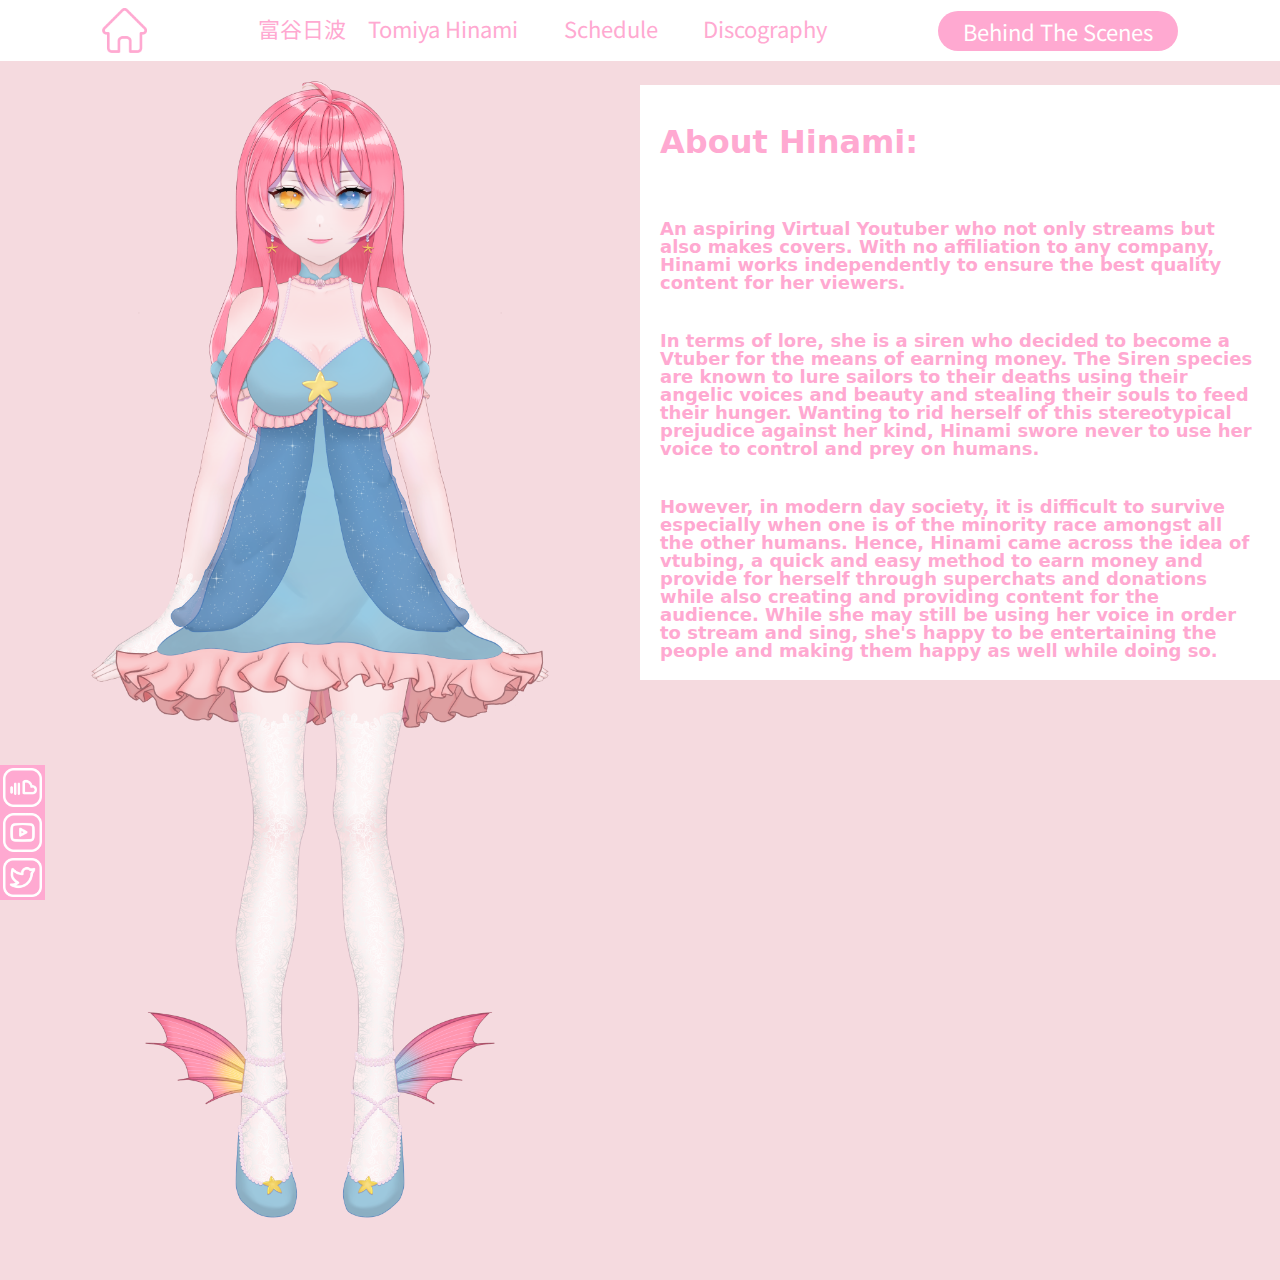
<file: About Me.html>
<!DOCTYPE html>
<html lang="en">
<head>
    <meta charset="UTF-8">
    <meta http-equiv="X-UA-Compatible" content="IE=edge">
    <meta name="viewport" content="width=device-width, initial-scale=1.0">
    <title>About Me Page</title>
    <link rel="stylesheet" href="css/Normalize.css" type="text/css">
    <link rel="stylesheet" href="css/style.css" type="text/css">
</head>
<body>
    <div class="main_2">
        <nav>
            <a href="index.html"><img class="home" src="media/home.png" alt="Home Screen"></a>
            <ul class="nav_links">
                <li><a href="About Me.html">富谷日波　Tomiya Hinami</a></li>
                <li><a href="Schedule.html">Schedule</a></li>
                <li><a href="Discography.html">Discography</a></li>
            </ul>
            <a class="bts" href="Behind the Scenes.html"><button>Behind The Scenes</button></a>
        </nav>
    </div>
    <div class="socialcontainer">
        <a class="socials" href="https://soundcloud.app.goo.gl/yUF5B3q6HUxDu53z9" target="_blank"><img src="media/soundcloud.png" alt="Soundcloud"></a>
        <a class="socials" href="https://youtube.com/channel/UCnZ5KINg2gfH1mJn1YB003g" target="_blank"><img src="media/youtube.png" alt="Youtube"></a>
        <a class="socials" href="https://twitter.com/hinamista?s=21" target="_blank"><img src="media/twitter.png" alt="Twitter"></a>
    </div>
    <div class="container">
        <div class="img">
        <img id="myImg" src="media/vtuber_model_completed.png" alt="Fullbody Model" style="width:100%; height: auto;">
        <div id="myModal" class="modal">
            <span class="close">&times;</span>
            <img class="modal-content" id="img01">
        <div id="caption"></div>
        </div>
        <script>
            var modal = document.getElementById("myModal");
            var img = document.getElementById("myImg");
            var modalImg = document.getElementById("img01");
            var captionText = document.getElementById("caption");
            img.onclick = function(){
            modal.style.display = "block";
            modalImg.src = this.src;
            captionText.innerHTML = this.alt;
            }
            var span = document.getElementsByClassName("close")[0];
            span.onclick = function() {
            modal.style.display = "none";
            } 
        </script>   
        </div>
        <div class="text">
            <h1>About Hinami:</h1>
            <br>
            <p>
                An aspiring Virtual Youtuber who not only streams but also makes covers. 
                With no affiliation to any company, Hinami works independently to ensure the best quality content for her viewers. 
            </p>
            <p>
                In terms of lore, she is a siren who decided to become a Vtuber for the means of earning money. 
                The Siren species are known to lure sailors to their deaths using their angelic voices and beauty and stealing their souls to feed their hunger. 
                Wanting to rid herself of this stereotypical prejudice against her kind, Hinami swore never to use her voice to control and prey on humans. 
            </p>   
            <p> 
                However, in modern day society, it is difficult to survive especially when one is of the minority race amongst all the other humans. 
                Hence, Hinami came across the idea of vtubing, a quick and easy method to earn money and provide for herself through superchats and donations while also creating and providing content for the audience. 
                While she may still be using her voice in order to stream and sing, she's happy to be entertaining the people and making them happy as well while doing so.
            </p>
        </div>
    </div>
</body>
</html>
</file>
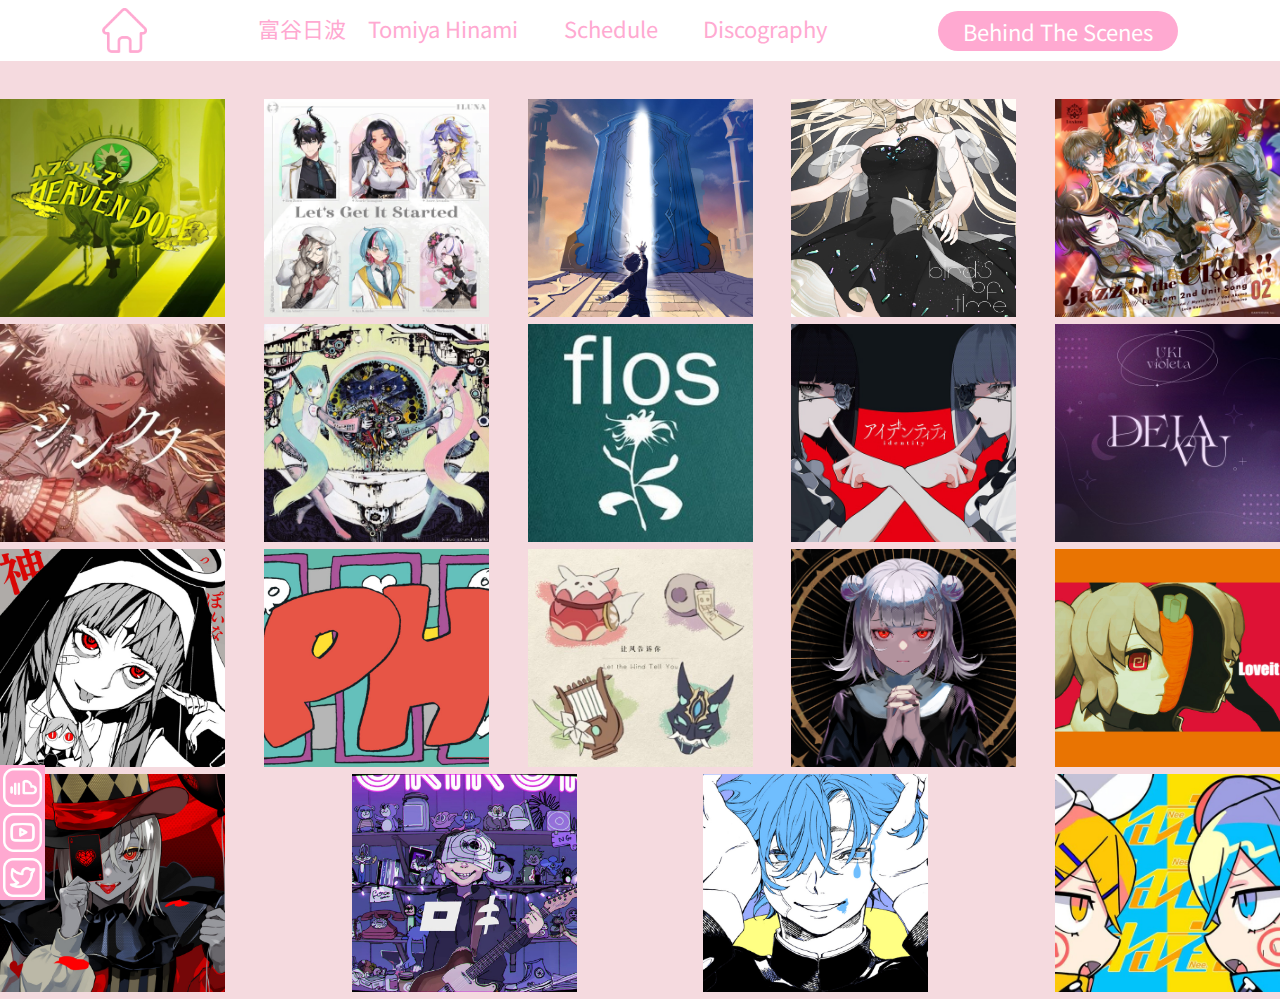
<file: Discography.html>
<!DOCTYPE html>
<html lang="en">
<head>
    <meta charset="UTF-8">
    <meta http-equiv="X-UA-Compatible" content="IE=edge">
    <meta name="viewport" content="width=device-width, initial-scale=1.0">
    <title>Discography</title>
    <link rel="stylesheet" href="css/Normalize.css" type="text/css">
    <link rel="stylesheet" href="css/style.css" type="text/css">
</head>
<body>
    <div class="main_2">
        <nav>
            <a href="index.html"><img class="home" src="media/home.png" alt="Home Screen"></a>
            <ul class="nav_links">
                <li><a href="About Me.html">富谷日波　Tomiya Hinami</a></li>
                <li><a href="Schedule.html">Schedule</a></li>
                <li><a href="Discography.html">Discography</a></li>
            </ul>
            <a class="bts" href="Behind the Scenes.html"><button>Behind The Scenes</button></a>
        </nav>
    </div>
    <div class="socialcontainer">
        <a class="socials" href="https://soundcloud.app.goo.gl/yUF5B3q6HUxDu53z9" target="_blank"><img src="media/soundcloud.png" alt="Soundcloud"></a>
        <a class="socials" href="https://youtube.com/channel/UCnZ5KINg2gfH1mJn1YB003g" target="_blank"><img src="media/youtube.png" alt="Youtube"></a>
        <a class="socials" href="https://twitter.com/hinamista?s=21" target="_blank"><img src="media/twitter.png" alt="Twitter"></a>
    </div>
    <div class="youtube">
        <a class="links" href="https://www.youtube.com/embed/H18Uj4P1mRY" target="_blank"><img src="media/heavendope cover.jpg" title="Heaven Dope"></a>
        <a class="links" href="https://youtu.be/qJZherR1O6E" target="_blank"><img src="media/LGIS.png" title="Let's Get It Started"></a>
        <a class="links" href="https://youtu.be/mjbBwRlMdPg" target="_blank"><img src="media/fly me away.png" title="Fly Me Away"></a>
        <a class="links" href="https://youtu.be/gOOjF9gR-P0" target="_blank"><img src="media/birds of time.jpg" title=" Birds of Time"></a>
        <a class="links" href="https://youtu.be/BZe-ynxIs80" target="_blank"><img src="media/jazz on the clock.jpg" title="Jazz on the Clock!!"></a>
        <a class="links" href="https://youtu.be/1PutvnthsrM" target="_blank"><img src="media/jinx.jpg" title="Jinx"></a>
        <a class="links" href="https://youtu.be/zmzlp1xCYfY" target="_blank"><img src="media/love me love me love me.jpg" title="Love me, Love me, Love me"></a>
        <a class="links" href="https://youtu.be/461Uqv0pnaI" target="_blank"><img src="media/flos.jpg" title="Flos"></a>
        <a class="links" href="https://youtu.be/pCGNoEZ9JJE" target="_blank"><img src="media/identity.jpg" title="Identity"></a>
        <a class="links" href="https://youtu.be/L14PDpg1_vU" target="_blank"><img src="media/deja vu.jpg" title="Deja Vu"></a>
        <a class="links" href="https://youtu.be/-tYtakXPtbg" target="_blank"><img src="media/god-ish.jpg" title="God-ish"></a>
        <a class="links" href="https://youtu.be/ar9Y6HKOklY" target="_blank"><img src="media/p.h..jpg" title="p.h."></a>
        <a class="links" href="https://youtu.be/qBbsEpyhrn0" target="_blank"><img src="media/let the wind tell you.jpg" title="Let the Wind Tell You"></a>
        <a class="links" href="https://youtu.be/H0w6uTwNVqU" target="_blank"><img src="media/mira.jpg" title="Mira"></a>
        <a class="links" href="https://youtu.be/2IQri2GEEDY" target="_blank"><img src="media/loveit.jpg" title="Loveit"></a>
        <a class="links" href="https://youtu.be/sfhFCWYwVQM" target="_blank"><img src="media/envy baby.jpg" title="Envy Baby"></a>
        <a class="links" href="https://youtu.be/r2-LUBTuPPg" target="_blank"><img src="media/roki.jpg" title="Roki"></a>
        <a class="links" href="https://youtu.be/ARMaWPaJGXk" target="_blank"><img src="media/villain.jpg" title="Villain"></a>
        <a class="links" href="https://youtu.be/nXdqOxk3TSQ" target="_blank"><img src="media/nee nee nee.jpg" title="Nee Nee Nee."></a>
    </div>
</body>
</html>
</file>
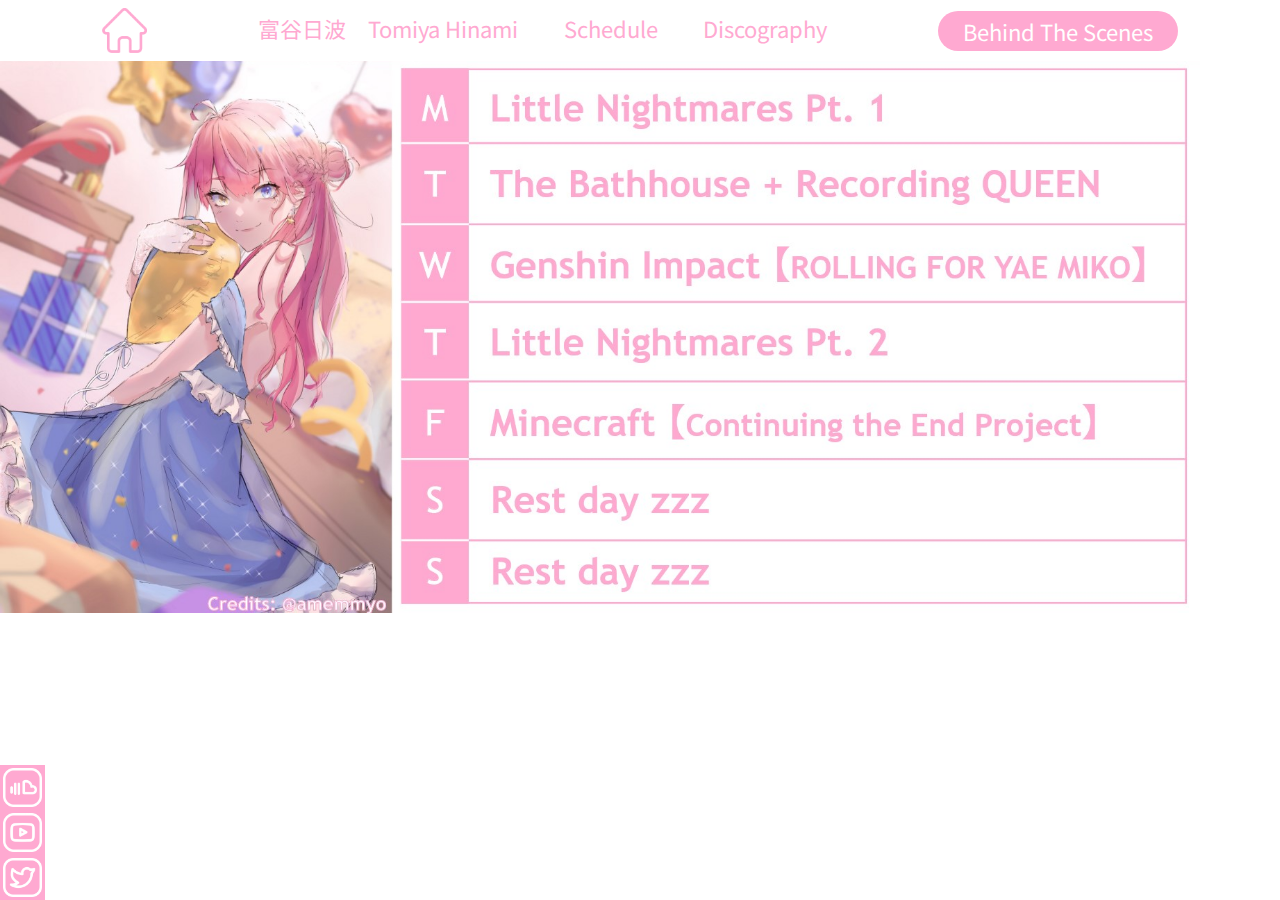
<file: schedule.html>
<!DOCTYPE html>
<html lang="en">
<head>
    <meta charset="UTF-8">
    <meta http-equiv="X-UA-Compatible" content="IE=edge">
    <meta name="viewport" content="width=device-width, initial-scale=1.0">
    <title>Schedule</title>
    <link rel="stylesheet" href="css/Normalize.css" type="text/css">
    <link rel="stylesheet" href="css/style.css" type="text/css">
</head>
<body class="page3">
    <div class="main_2">
        <nav>
            <a href="index.html"><img class="home" src="media/home.png" alt="Home Screen"></a>
            <ul class="nav_links">
                <li><a href="About Me.html">富谷日波　Tomiya Hinami</a></li>
                <li><a href="Schedule.html">Schedule</a></li>
                <li><a href="Discography.html">Discography</a></li>
            </ul>
            <a class="bts" href="Behind the Scenes.html"><button>Behind The Scenes</button></a>
        </nav>
    </div>
    <div class="socialcontainer">
        <a class="socials" href="https://soundcloud.app.goo.gl/yUF5B3q6HUxDu53z9" target="_blank"><img src="media/soundcloud.png" alt="Soundcloud"></a>
        <a class="socials" href="https://youtube.com/channel/UCnZ5KINg2gfH1mJn1YB003g" target="_blank"><img src="media/youtube.png" alt="Youtube"></a>
        <a class="socials" href="https://twitter.com/hinamista?s=21" target="_blank"><img src="media/twitter.png" alt="Twitter"></a>
    </div>
    <div class="schedule">
        <img src="media/schedule.jpg" width="1200" height="400">
    </div>
</body>
</html>
</file>
<file: css/style.css>
@import url('https://fonts.googleapis.com/css2?family=Noto+Sans+JP:wght@700&family=Source+Sans+Pro:wght@600&display=swap');
* {
    box-sizing: border-box;
    margin: 0;
    padding: 0;
    height: max-content;
    font-family: system-ui;
    line-height: 0;
}
.content a{
    position: absolute;
    color: #ffffff;
    font-size: 25px;
    text-decoration: none;
    border: 2px solid #ffffff;
    padding: 25px 70px;
    border-radius: 50px;
    margin-top: 20px;
    background-color: rgba(128, 128, 128, 0.5);
    left: 15%;
    top:45%;
}
.content a:hover{
    color: black;
    border: 2px solid black;
    background-color: rgba(128, 128, 128, 0.5)
}
.main{
    width: 100%;
    height: 100vh;
    position: relative;
    padding: 0 5%;
    display: flex;
    align-items: center;
    justify-content: center;
}
.main video{
    z-index: -100;
}
nav{
    width: 100%;
    position: fixed;
    top: 0;
    left: 0;
    padding: 8px 8%;
    display: flex;
    align-items: center;
    justify-content:space-between;
    background-color: #ffffff;
}
.back-video{
    position: absolute;
    right: 0;
    bottom: 0;
    z-index: -1;
}
.background{
    height: auto;
    width: 100%;
    position: absolute;
    background-color: #F5DADF;
    z-index: -1;
}
.home{
    height: 45px;
    width: auto;
}
li, a{
    font-family: 'Noto Sans JP', sans-serif;
    font-weight: bold 700;
    font-size: 22px;
    color: #FFA9D1;
    text-decoration: none;
}
button{
    font-family: 'Noto Sans JP', sans-serif;
    font-weight: bold 700;
    font-size: 22px;
    color: white;
    text-decoration: none;
}
.socialcontainer{
    position: fixed;
    bottom: 0px;
    left: 0px;
    width: 45px;
    height: 135px;
    display: flex;
    flex-flow: column wrap;
    background-color:#FFA9D1;
}
.socialcontainer a:hover{
    background-color: #4190C9;
}
.home{
    cursor: pointer;
}
.nav_links{
    list-style: none;
}
.nav_links li{
    display: inline-block;
    padding: 0px 20px;
}
.nav_links li a{
    transition: all 0.3s ease 0s;
}
.nav_links li a:hover{
    color: #4190C9;
}
button{
    padding: 9px 25px;
    background-color:#FFA9D1;
    border: none;
    border-radius: 50px;
    cursor: pointer;
    transition: all 0.3s ease 0s;
    line-height: 1;
}
button:hover{
    background-color: #4190C9;
}
.socials img{
    width: 45px;
    height: 45px;
    padding: 3px;
}
body{
    background-color: #F5DADF;
}
.main_2{
    width: 100%;
    height: auto;
    position: relative;
    padding: 0 5%;
    display: flex;
    align-items: center;
    justify-content: center;
}
#myImg{
    border-radius: 5px;
    cursor: pointer;
    transition: 0.3s;
}
#myImg:hover{
    opacity: 0.7;
}
.modal{
    display: none; 
    position: fixed; 
    z-index: 1; 
    padding-top: 100px; 
    left: 0;
    top: 0;
    width: 100%; 
    height: 100%;
    overflow: auto; 
    background-color: rgb(0,0,0); 
    background-color: rgba(0,0,0,0.9); 
}
.modal-content{
    margin: auto;
    display: block;
    width: 80%;
    max-width: 700px;
}
#caption{
    margin: auto;
    display: block;
    width: 80%;
    max-width: 700px;
    text-align: center;
    color: #ccc;
    padding: 10px 0;
    height: 150px;
}
.modal-content, #caption{
    animation-name: zoom;
    animation-duration: 0.6s;
}
  
@keyframes zoom{
    from {transform:scale(0)}
    to {transform:scale(1)}
}
.close{
    position: absolute;
    top: 15px;
    right: 35px;
    color: #f1f1f1;
    font-size: 40px;
    font-weight: bold;
    transition: 0.3s;
}
  
.close:hover, .close:focus{
    color: #bbb;
    text-decoration: none;
    cursor: pointer;
}
@media only screen and (max-width: 700px){
    .modal-content{
      width: 100%;
    }
}
.container{
    display: flex;
}
.img{
    max-width: 100%;
}
.text{
    position: fixed;
    color: #FFA9D1;
    background-color: #ffffff;
    height: auto;
    max-width: 50%;
    top: 85px;
    right: 0%;
    font-weight: 600;
}
h1{
    line-height: 1;
    padding: 20px;
}
p{
    font-family: system-ui;
    font-size: 18px;
    line-height: 1;
    padding: 20px;
}
.container > div{
    flex-basis: 50%;
}
.img-col{
    flex-basis: 30%;
}
.schedule{
    position: fixed;
    height: auto;
    width: 100%;
    z-index: -1;
    top: 59px
}
.page3{
    background-color: #ffffff;
}
.youtube{
    position: absolute;
    height: auto;
    width: 100%;
    top: 11%;
    z-index: -1;
    display: flex;
    flex-flow: wrap;
    justify-content: space-between;
}
.youtube img{
    padding-bottom: 3%;
    height: 225px;
    width: 225px;
}
.youtube img:hover{
    cursor: pointer;
    opacity: .75;
}
.bts_media{
    position: absolute;
    height: auto;
    width: 100%;
    top: 10%;
    z-index: -1;
    display: flex;
    flex-flow: wrap;
    justify-content: space-between;
}
.bts_media img{
    height: 720px;
    width: 1225px;
}
.bts_media video{
    height: 720px;
    width: 1225px;
}
.to-top{
    background: white;
    position: fixed;
    bottom: 16px;
    right: 32px;
    width: 50px;
    height: 50px;
    border-radius: 50%;
    display: flex;
    align-items: center;
    justify-content: center;
    font-size: 32px;
    color:#FFA9D1;
    text-decoration: none;
    opacity: 0;
    pointer-events: none;
    transition: all .4s;
    z-index: 1;
}
.to-top.active{
    bottom: 32px;
    pointer-events: auto;
    opacity: 1;
    z-index: 1;
}
html{
    scroll-behavior: smooth;
}
</file>
